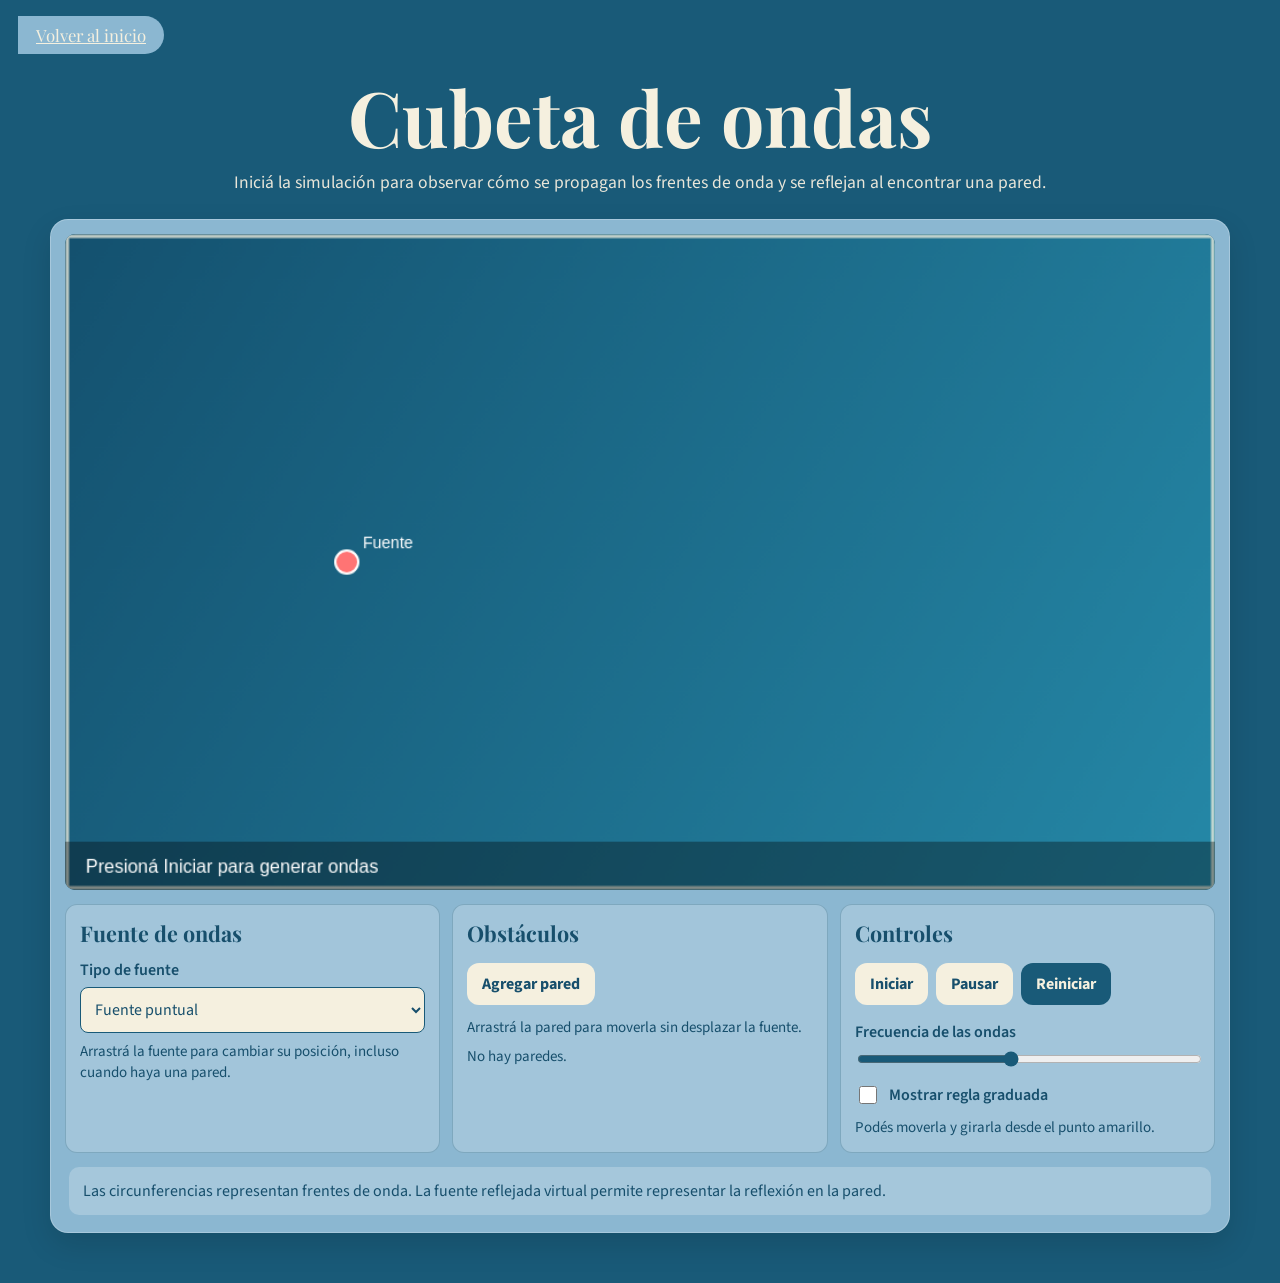
<file: cubeta.html>
<!DOCTYPE html><html lang="es"><head><meta charset="UTF-8"><meta name="viewport" content="width=device-width, initial-scale=1.0"><title>Cubeta de ondas</title><link rel="stylesheet" href="estilos.css"><script src="cubeta.js" defer></script></head><body><a class="back-link" href="index.html">Volver al inicio</a><main class="page-wrap"><h1 class="page-title">Cubeta de ondas</h1><p class="page-intro">Iniciá la simulación para observar cómo se propagan los frentes de onda y se reflejan al encontrar una pared.</p><section class="sim-panel"><canvas id="water-canvas" width="1000" height="570" aria-label="Simulación dinámica de una cubeta de ondas"></canvas><div class="control-grid"><div class="control-card"><h2>Fuente de ondas</h2><label class="control-label" for="source-type">Tipo de fuente</label><select id="source-type"><option value="point">Fuente puntual</option><option value="double">Dos fuentes puntuales</option></select><p class="small-note">Arrastrá la fuente para cambiar su posición, incluso cuando haya una pared.</p></div><div class="control-card"><h2>Obstáculos</h2><button class="btn" id="wall-toggle">Agregar pared</button><p class="small-note">Arrastrá la pared para moverla sin desplazar la fuente.</p><p class="small-note" id="wall-status">No hay paredes.</p></div><div class="control-card"><h2>Controles</h2><div class="button-row"><button class="btn" id="water-start">Iniciar</button><button class="btn" id="water-pause">Pausar</button><button class="btn btn-secondary" id="water-reset">Reiniciar</button></div><label class="control-label" for="wave-speed">Frecuencia de las ondas</label><input id="wave-speed" type="range" min="1" max="10" value="5"><label class="check-line"><input type="checkbox" id="water-ruler">Mostrar regla graduada</label><p class="small-note">Podés moverla y girarla desde el punto amarillo.</p></div></div><p class="physics-note">Las circunferencias representan frentes de onda. La fuente reflejada virtual permite representar la reflexión en la pared.</p></section></main></body></html>
</file>
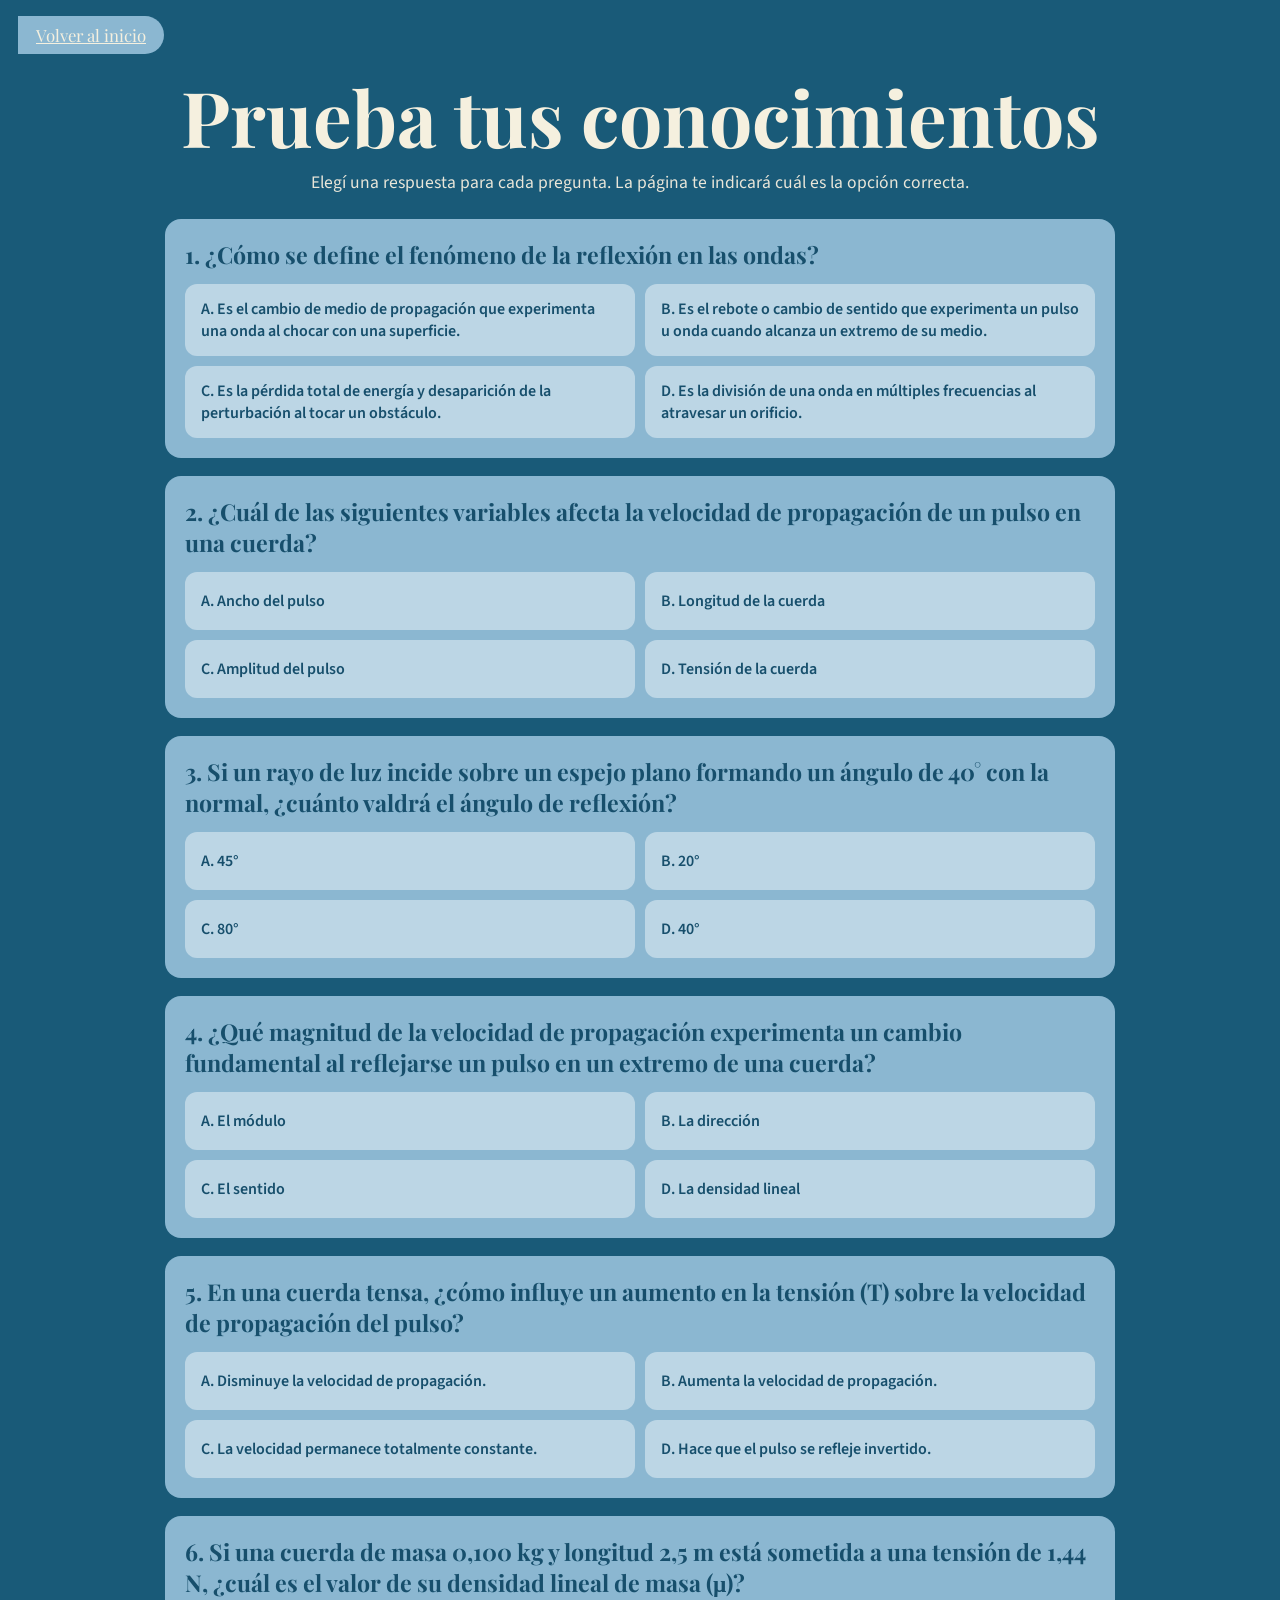
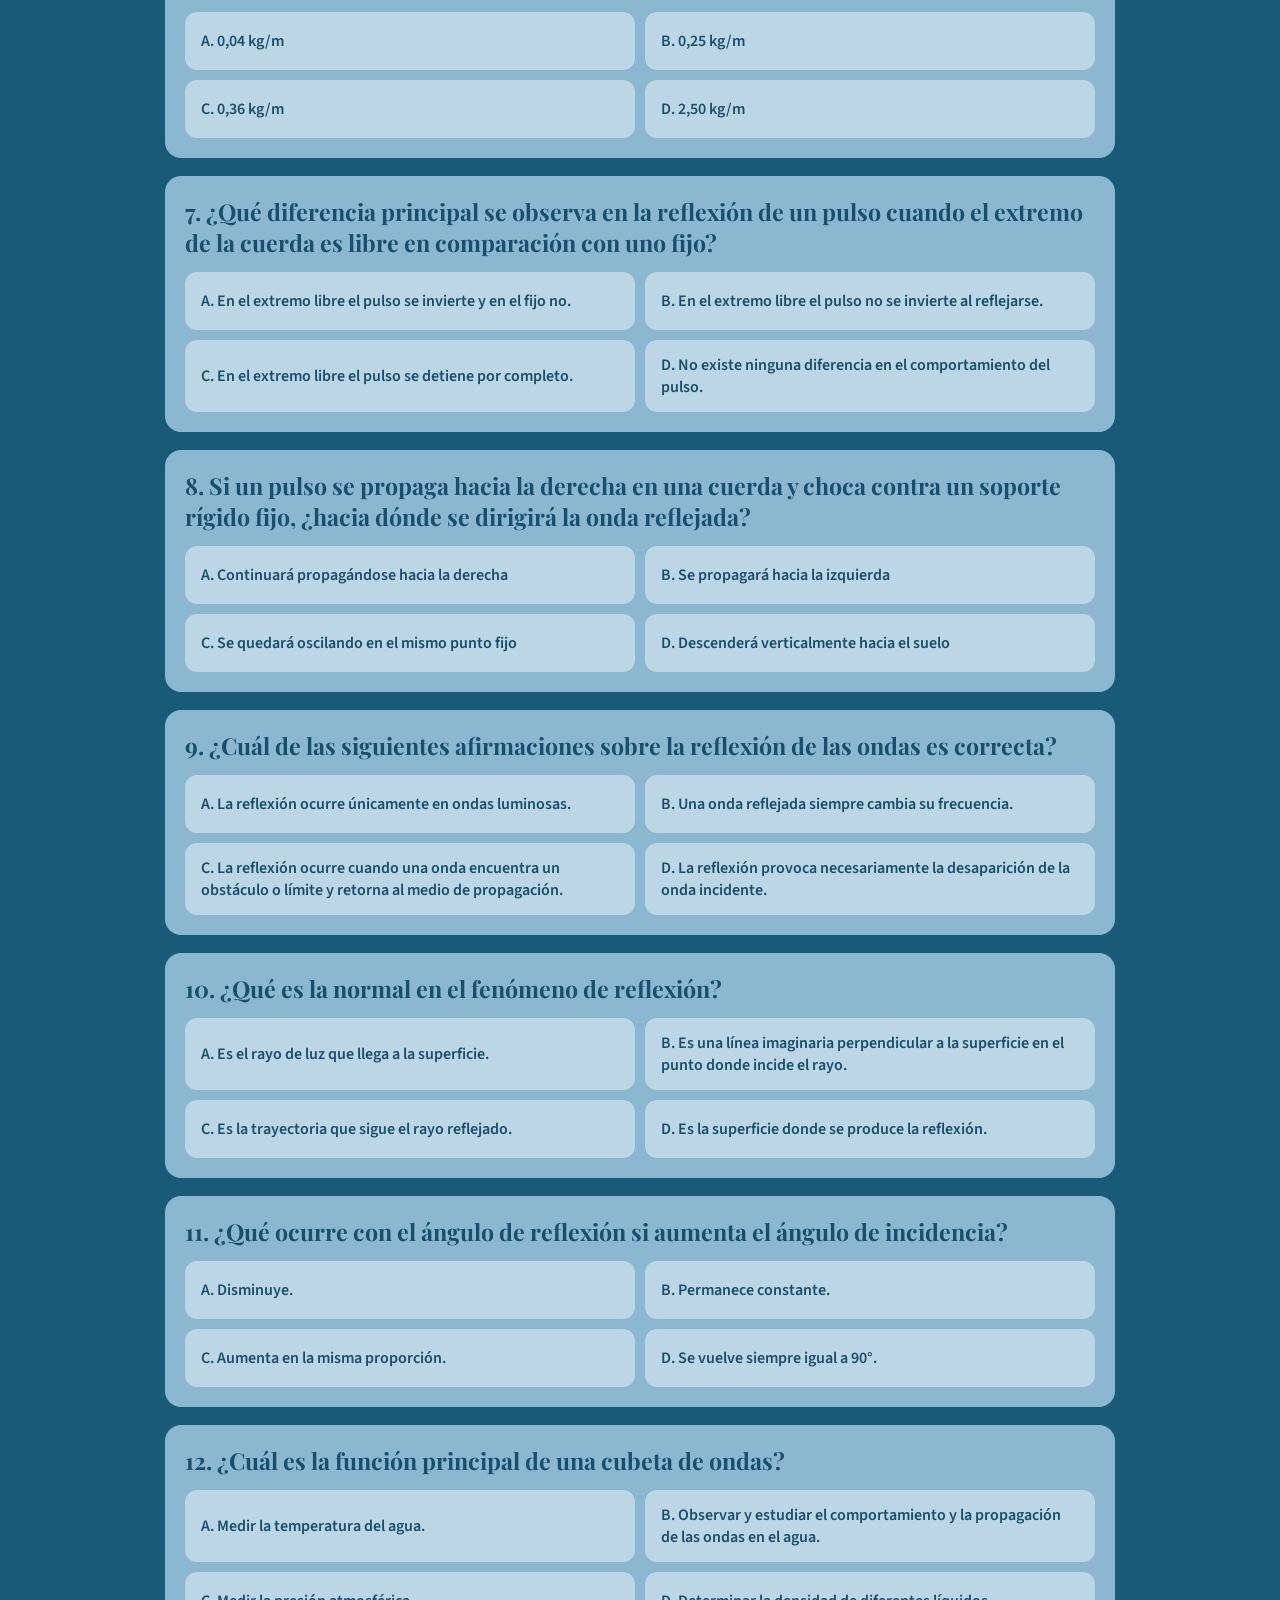
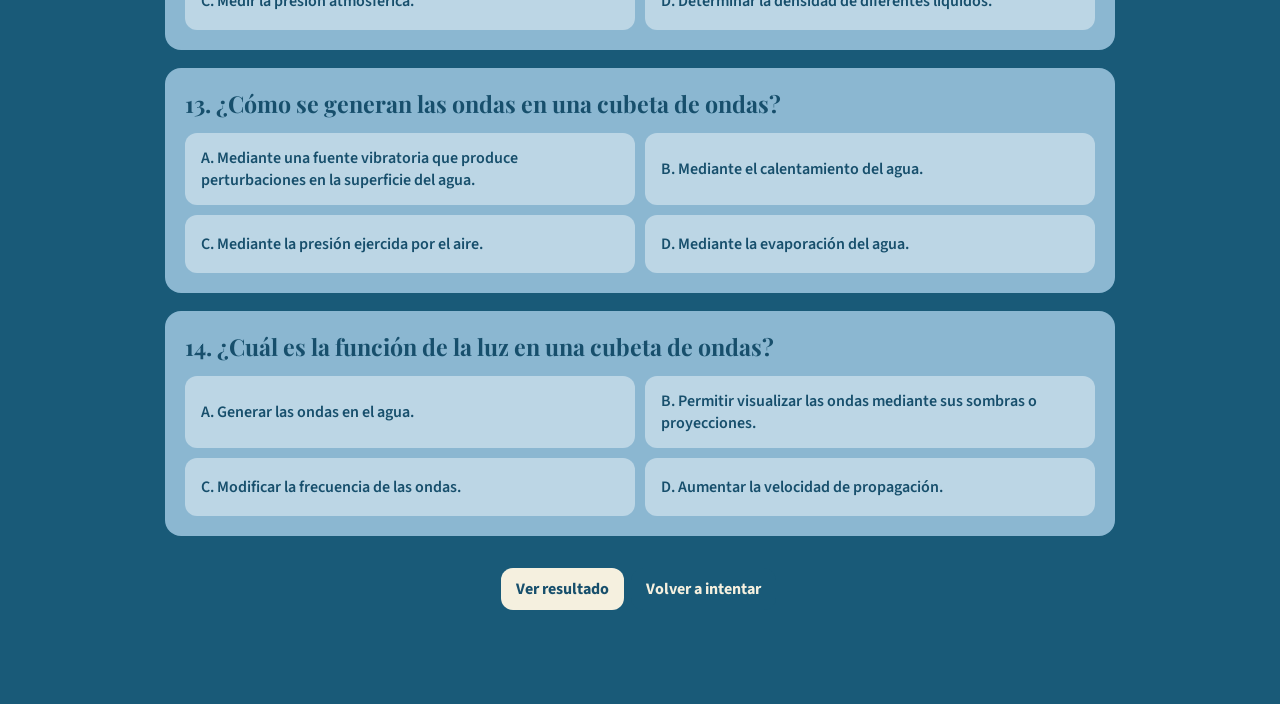
<file: cuestionario.html>
<!DOCTYPE html>
<html lang="es">
<head>
  <meta charset="UTF-8">
  <meta name="viewport" content="width=device-width, initial-scale=1.0">
  <title>Cuestionario | Reflexión de ondas</title>
  <link rel="stylesheet" href="estilos.css">
  <script src="cuestionario.js" defer></script>
</head>
<body>
  <a class="back-link" href="index.html">Volver al inicio</a>
  <main class="page-wrap quiz-page">
    <h1 class="page-title">Prueba tus conocimientos</h1>
    <p class="page-intro">Elegí una respuesta para cada pregunta. La página te indicará cuál es la opción correcta.</p>
    <div id="quiz-container"></div>
    <div class="quiz-bottom">
      <button class="btn" id="check-quiz" type="button">Ver resultado</button>
      <button class="btn btn-secondary" id="reset-quiz" type="button">Volver a intentar</button>
      <p id="quiz-result" class="result-message" aria-live="polite"></p>
    </div>
  </main>
</body>
</html>
</file>
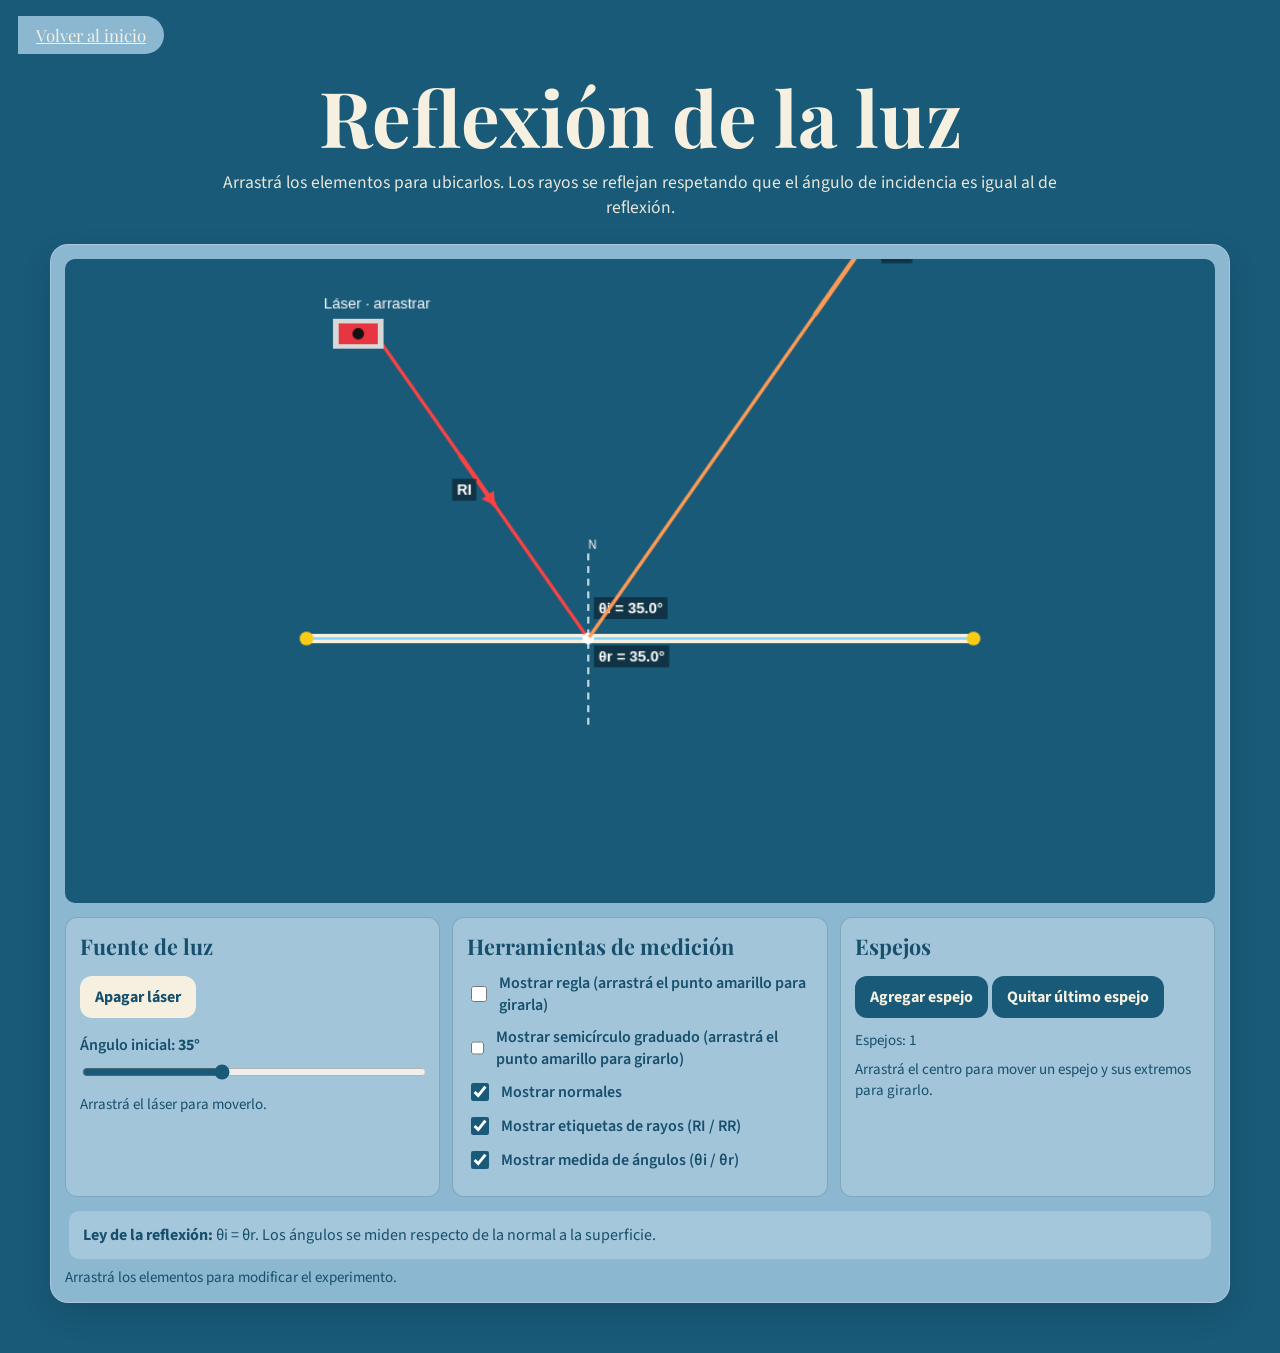
<file: luz.html>
<!DOCTYPE html><html lang="es"><head><meta charset="UTF-8"><meta name="viewport" content="width=device-width, initial-scale=1.0"><title>Reflexión de la luz</title><link rel="stylesheet" href="estilos.css"><script src="luz.js" defer></script></head>
<body><a class="back-link" href="index.html">Volver al inicio</a><main class="page-wrap"><h1 class="page-title">Reflexión de la luz</h1><p class="page-intro">Arrastrá los elementos para ubicarlos. Los rayos se reflejan respetando que el ángulo de incidencia es igual al de reflexión.</p><section class="sim-panel"><canvas id="light-canvas" width="1000" height="560" aria-label="Simulación interactiva de reflexión de la luz"></canvas><div class="control-grid">
<div class="control-card"><h2>Fuente de luz</h2><button class="btn" id="laser-toggle">Apagar láser</button><label class="control-label" for="angle">Ángulo inicial: <strong><span id="angle-value">35</span>°</strong></label><input id="angle" type="range" min="5" max="80" value="35"><p class="small-note">Arrastrá el láser para moverlo.</p></div>
<div class="control-card"><h2>Herramientas de medición</h2><label class="check-line"><input type="checkbox" id="show-ruler"> Mostrar regla (arrastrá el punto amarillo para girarla)</label><label class="check-line"><input type="checkbox" id="show-protractor"> Mostrar semicírculo graduado (arrastrá el punto amarillo para girarlo)</label><label class="check-line"><input type="checkbox" id="show-normal" checked> Mostrar normales</label><label class="check-line"><input type="checkbox" id="show-ray-labels" checked> Mostrar etiquetas de rayos (RI / RR)</label><label class="check-line"><input type="checkbox" id="show-angles" checked> Mostrar medida de ángulos (θi / θr)</label></div>
<div class="control-card"><h2>Espejos</h2><button class="btn btn-secondary" id="add-mirror">Agregar espejo</button><button class="btn btn-secondary" id="remove-mirror">Quitar último espejo</button><p class="small-note" id="mirror-count">Espejos: 1</p><p class="small-note">Arrastrá el centro para mover un espejo y sus extremos para girarlo.</p></div></div><p class="physics-note"><strong>Ley de la reflexión:</strong> θi = θr. Los ángulos se miden respecto de la normal a la superficie.</p><p class="small-note" id="light-status">Arrastrá los elementos para modificar el experimento.</p></section></main></body></html>
</file>
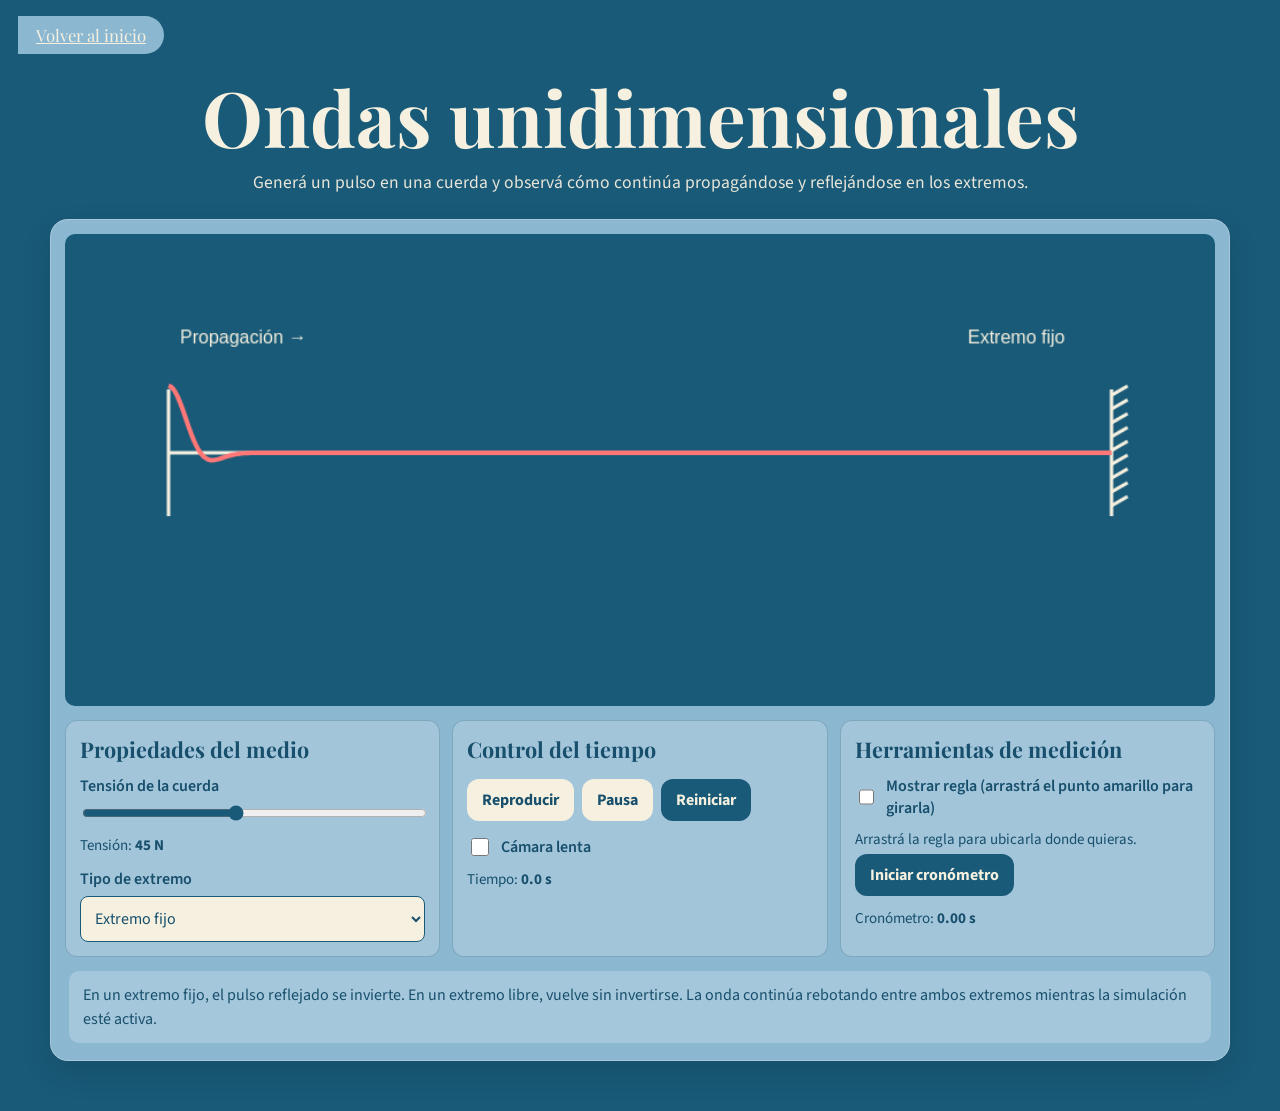
<file: unidimensional.html>
<!DOCTYPE html><html lang="es"><head><meta charset="UTF-8"><meta name="viewport" content="width=device-width, initial-scale=1.0"><title>Ondas unidimensionales</title><link rel="stylesheet" href="estilos.css"><script src="unidimensional.js" defer></script></head><body><a class="back-link" href="index.html">Volver al inicio</a><main class="page-wrap"><h1 class="page-title">Ondas unidimensionales</h1><p class="page-intro">Generá un pulso en una cuerda y observá cómo continúa propagándose y reflejándose en los extremos.</p><section class="sim-panel"><canvas id="string-canvas" width="1000" height="410" aria-label="Simulación de una onda en una cuerda"></canvas><div class="control-grid three-columns"><div class="control-card"><h2>Propiedades del medio</h2><label class="control-label" for="tension">Tensión de la cuerda</label><input id="tension" type="range" min="1" max="100" value="45"><p class="small-note">Tensión: <strong><span id="tension-value">45</span> N</strong></p><label class="control-label" for="end-type">Tipo de extremo</label><select id="end-type"><option value="fixed">Extremo fijo</option><option value="free">Extremo libre</option></select></div><div class="control-card"><h2>Control del tiempo</h2><div class="button-row"><button class="btn" id="play">Reproducir</button><button class="btn" id="pause">Pausa</button><button class="btn btn-secondary" id="restart">Reiniciar</button></div><label class="check-line"><input type="checkbox" id="slow"> Cámara lenta</label><p class="small-note">Tiempo: <strong><span id="sim-time">0.0</span> s</strong></p></div><div class="control-card"><h2>Herramientas de medición</h2><label class="check-line"><input type="checkbox" id="string-ruler"> Mostrar regla (arrastrá el punto amarillo para girarla)</label><p class="small-note">Arrastrá la regla para ubicarla donde quieras.</p><button class="btn btn-secondary" id="stopwatch-toggle">Iniciar cronómetro</button><p class="small-note">Cronómetro: <strong><span id="stopwatch">0.00</span> s</strong></p></div></div><p class="physics-note">En un extremo fijo, el pulso reflejado se invierte. En un extremo libre, vuelve sin invertirse. La onda continúa rebotando entre ambos extremos mientras la simulación esté activa.</p></section></main></body></html>
</file>
<file: estilos.css>
@import url('https://fonts.googleapis.com/css2?family=Playfair+Display:wght@500;600;700&family=Source+Sans+3:wght@400;500;600;700&display=swap');

:root {
  --navy: #195a78;
  --navy-deep: #124b68;
  --sky: #8bb7d1;
  --sky-light: #a8cfe3;
  --cream: #f5f0df;
  --ink: #174f6c;
  --green: #4caf70;
  --red: #d95b5b;
}
* { box-sizing: border-box; }
html { scroll-behavior: smooth; }
body {
  margin: 0;
  min-height: 100vh;
  background: var(--navy);
  color: var(--cream);
  font-family: 'Source Sans 3', Arial, sans-serif;
}
h1, h2, .home-card, .quiz-link { font-family: 'Playfair Display', Georgia, serif; }
.hero {
  min-height: calc(100vh - 78px);
  padding: 34px 5vw 48px;
  display: flex;
  flex-direction: column;
  align-items: center;
  justify-content: center;
  text-align: center;
}
.home-hero h1 {
  font-size: clamp(3rem, 8vw, 6.3rem);
  line-height: 1.05;
  margin: 0 0 24px;
  font-weight: 700;
}
.definition {
  max-width: 1050px;
  font-family: 'Playfair Display', Georgia, serif;
  font-size: clamp(1.2rem, 2.5vw, 2rem);
  line-height: 1.5;
  margin: 0 auto 38px;
}
.home-links {
  width: min(100%, 1040px);
  display: grid;
  grid-template-columns: repeat(3, 1fr);
  gap: clamp(16px, 6vw, 90px);
  align-items: stretch;
  margin: 0 auto 40px;
}
.home-card {
  min-height: 205px;
  padding: 22px 12px;
  border-radius: 42px;
  background: var(--sky);
  color: var(--cream);
  display: flex;
  align-items: center;
  justify-content: center;
  font-size: clamp(1.55rem, 3vw, 2.5rem);
  font-weight: 600;
  line-height: 1.35;
  text-decoration: underline;
  transition: transform .18s, background .18s;
}
.home-card:hover, .quiz-link:hover { transform: translateY(-4px); background: var(--sky-light); }
.quiz-link {
  width: min(90%, 760px);
  padding: 16px 24px;
  border-radius: 50px;
  background: var(--sky);
  color: var(--cream);
  font-size: clamp(1.45rem, 3.5vw, 2.8rem);
  font-weight: 600;
  text-decoration: underline;
  transition: transform .18s, background .18s;
}
.site-footer {
  min-height: 78px;
  background: var(--sky-light);
  color: var(--ink);
  display: flex;
  justify-content: space-between;
  align-items: center;
  gap: 18px;
  padding: 18px 3vw;
  font-family: 'Playfair Display', Georgia, serif;
  font-size: clamp(.9rem, 1.5vw, 1.15rem);
}
.back-link {
  display: inline-block;
  margin: 16px 0 0 18px;
  padding: 8px 18px;
  background: var(--sky);
  color: var(--cream);
  border-radius: 0 30px 30px 0;
  font-family: 'Playfair Display', Georgia, serif;
  font-size: 1.05rem;
  text-decoration: underline;
}
.page-wrap { width: min(1180px, 94%); margin: 0 auto 50px; }
.page-title {
  text-align: center;
  font-size: clamp(2.5rem, 6vw, 5rem);
  line-height: 1.1;
  margin: 20px 0 12px;
}
.page-intro {
  text-align: center;
  max-width: 850px;
  margin: 0 auto 24px;
  font-size: 1.1rem;
  color: #e9e6d9;
}
.sim-panel {
  background: var(--sky);
  color: var(--ink);
  border: 1px solid rgba(255,255,255,.24);
  border-radius: 18px;
  padding: 14px;
  box-shadow: 0 12px 30px rgba(0,0,0,.12);
}
canvas {
  display: block;
  width: 100%;
  height: auto;
  background: var(--navy);
  border-radius: 10px;
  touch-action: none;
  user-select: none;
  -webkit-user-select: none;
}
.control-grid {
  display: grid;
  grid-template-columns: repeat(3, 1fr);
  gap: 12px;
  margin-top: 14px;
}
.control-grid.three-columns { grid-template-columns: repeat(3, 1fr); }
.control-card {
  background: rgba(255,255,255,.2);
  border: 1px solid rgba(23,79,108,.25);
  border-radius: 12px;
  padding: 14px;
  min-width: 0;
}
.control-card h2 {
  margin: 0 0 12px;
  font-size: 1.35rem;
  color: var(--ink);
}
.control-label { display: block; margin: 12px 0 6px; font-weight: 600; }
input[type="range"] { width: 100%; accent-color: var(--navy); cursor: pointer; }
select {
  width: 100%;
  padding: 10px;
  border: 1px solid var(--navy);
  border-radius: 8px;
  color: var(--ink);
  background: var(--cream);
  font: inherit;
}
.check-line { display: flex; align-items: center; gap: 9px; margin: 10px 0; font-weight: 600; }
.check-line input { width: 18px; height: 18px; accent-color: var(--navy); }
.btn {
  border: 0;
  border-radius: 12px;
  padding: 10px 15px;
  margin: 4px 4px 4px 0;
  background: var(--cream);
  color: var(--ink);
  font: 700 1rem 'Source Sans 3', sans-serif;
  cursor: pointer;
  transition: filter .15s, transform .15s;
}
.btn:hover { filter: brightness(1.06); transform: translateY(-1px); }
.btn-secondary { background: var(--navy); color: var(--cream); }
.button-row { display: flex; flex-wrap: wrap; gap: 4px; }
.small-note { font-size: .94rem; margin: 8px 0 0; }
.physics-note {
  margin: 14px 4px 3px;
  padding: 12px 14px;
  background: rgba(255,255,255,.22);
  border-radius: 10px;
  line-height: 1.5;
}
.quiz-page { max-width: 950px; }
.quiz-question {
  background: var(--sky);
  color: var(--ink);
  border-radius: 16px;
  padding: 20px;
  margin: 18px 0;
}
.quiz-question h2 { margin: 0 0 14px; font-size: 1.45rem; }
.answers { display: grid; grid-template-columns: 1fr 1fr; gap: 10px; }
.answer {
  text-align: left;
  min-height: 58px;
  border: 2px solid transparent;
  border-radius: 12px;
  padding: 12px 14px;
  background: rgba(255,255,255,.42);
  color: var(--ink);
  font: 600 1rem 'Source Sans 3', sans-serif;
  cursor: pointer;
}
.answer:hover { background: rgba(255,255,255,.7); }
.answer.selected { border-color: var(--navy); background: rgba(255,255,255,.78); }
.answer.correct { background: #c9f0d3; border-color: #27864b; color: #14552e; }
.answer.incorrect { background: #f5caca; border-color: #bd3838; color: #762020; }
.answer:disabled { cursor: default; opacity: 1; }
.feedback { min-height: 24px; margin: 10px 0 0; font-weight: 700; }
.quiz-bottom { text-align: center; padding: 10px 0 20px; }
.result-message { font-weight: 700; font-size: 1.2rem; }
@media (max-width: 760px) {
  .home-links { grid-template-columns: 1fr; gap: 14px; max-width: 420px; }
  .home-card { min-height: 115px; border-radius: 28px; }
  .site-footer { flex-direction: column; text-align: center; }
  .control-grid, .control-grid.three-columns { grid-template-columns: 1fr; }
  .answers { grid-template-columns: 1fr; }
  .page-wrap { width: 96%; }
  .sim-panel { padding: 8px; }
}
</file>
